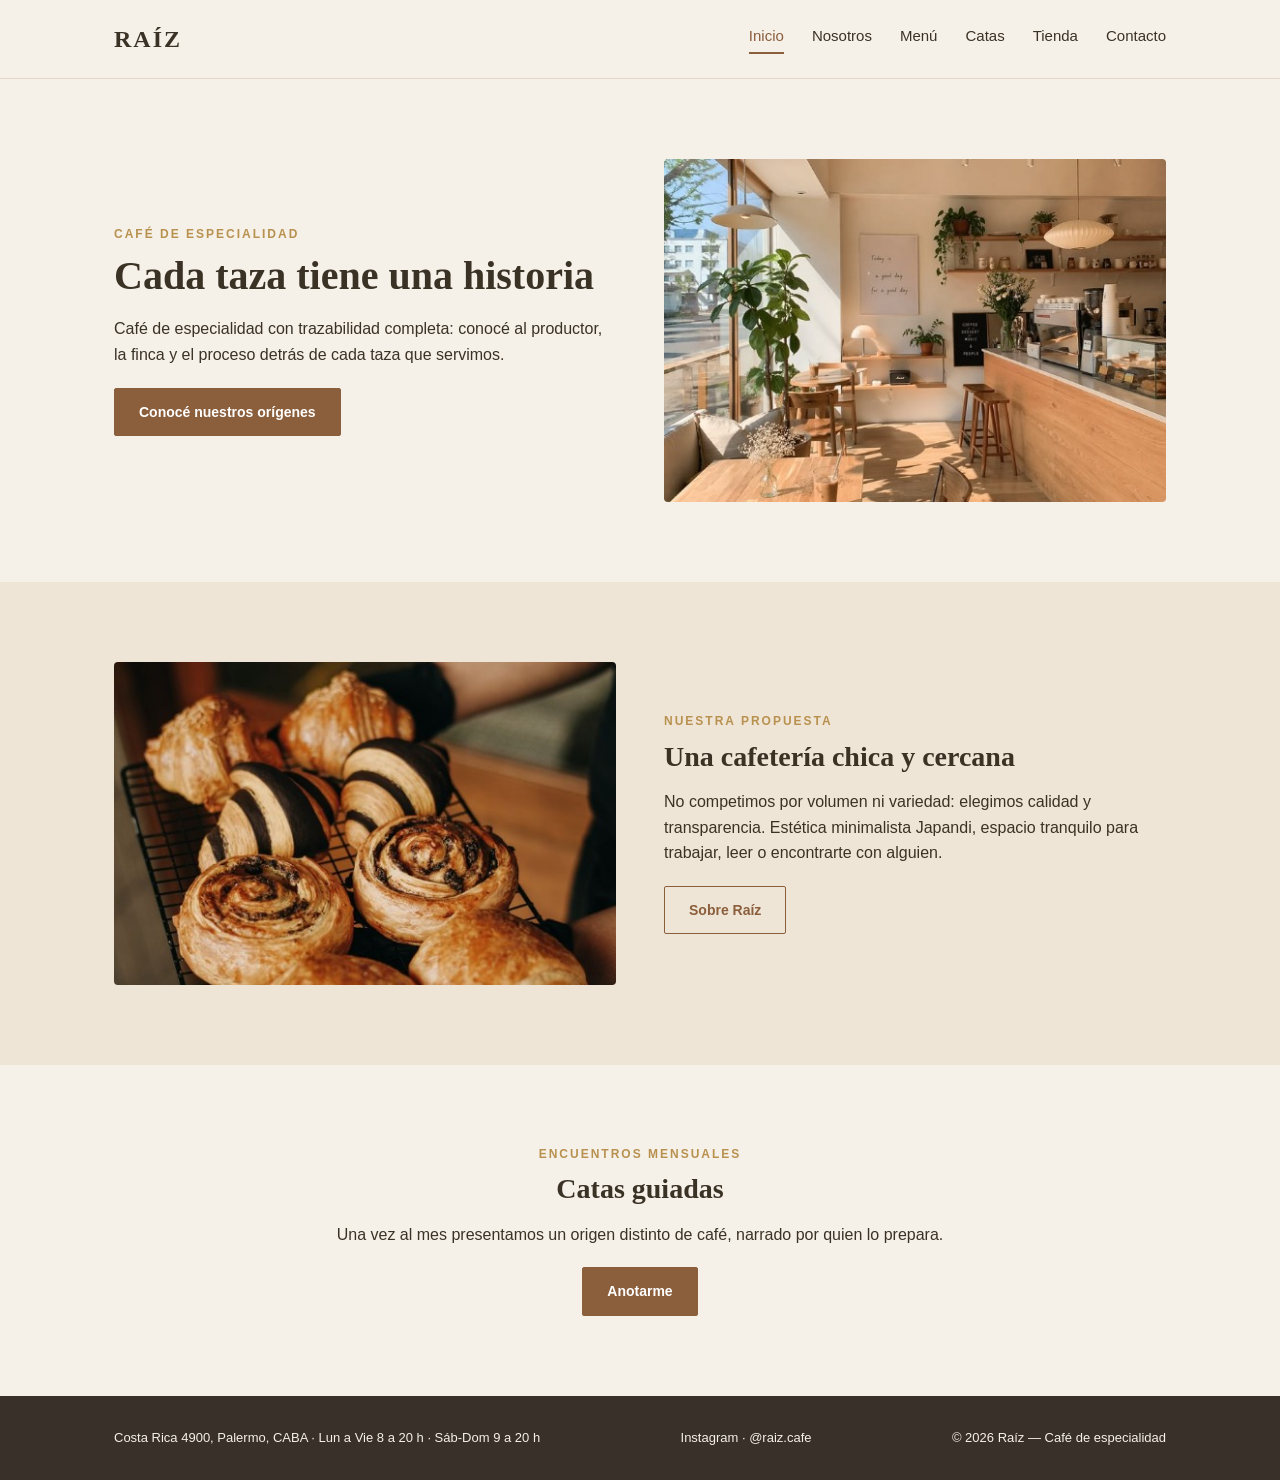
<file: Raiz-café/index.html>
<!DOCTYPE html>
<html lang="es">
<head>
  <meta charset="UTF-8">
  <meta name="viewport" content="width=device-width, initial-scale=1.0">
  <title>Raíz — Café de Especialidad</title>
  <link rel="stylesheet" href="css/estilos.css">
</head>
<body>

  <!-- ENCABEZADO -->
  <header class="encabezado">
    <a href="index.html" class="logo">RAÍZ</a>

    <input type="checkbox" id="menu-toggle" class="menu-toggle">
    <label for="menu-toggle" class="hamburguesa" aria-label="Abrir menú">
      <span></span>
      <span></span>
      <span></span>
    </label>

    <nav class="menu">
      <a href="index.html" class="activo">Inicio</a>
      <a href="nosotros.html">Nosotros</a>
      <a href="cafe.html">Menú</a>
      <a href="catas.html">Catas</a>
      <a href="tienda.html">Tienda</a>
      <a href="contacto.html">Contacto</a>
    </nav>
  </header>

  <main>

    <!-- SECCIÓN 1: PRINCIPAL -->
    <section class="seccion">
      <div class="contenedor dos-columnas">
        <div class="texto">
          <p class="etiqueta">Café de especialidad</p>
          <h1>Cada taza tiene una historia</h1>
          <p>Café de especialidad con trazabilidad completa: conocé al productor, la finca y el proceso detrás de cada taza que servimos.</p>
          <a href="cafe.html" class="boton">Conocé nuestros orígenes</a>
        </div>
        <img src="img/inicio-local.jpg" alt="Interior del local de Raíz con barra de madera y plantas">
      </div>
    </section>

    <!-- SECCIÓN 2: PROPUESTA -->
    <section class="seccion seccion-alterna">
      <div class="contenedor dos-columnas">
        <img src="img/inicio-pasteleria.jpg" alt="Pastelería de elaboración propia recién horneada">
        <div class="texto">
          <p class="etiqueta">Nuestra propuesta</p>
          <h2>Una cafetería chica y cercana</h2>
          <p>No competimos por volumen ni variedad: elegimos calidad y transparencia. Estética minimalista Japandi, espacio tranquilo para trabajar, leer o encontrarte con alguien.</p>
          <a href="nosotros.html" class="boton boton-borde">Sobre Raíz</a>
        </div>
      </div>
    </section>

    <!-- SECCIÓN 3: CATAS -->
    <section class="seccion centrado">
      <div class="contenedor">
        <p class="etiqueta">Encuentros mensuales</p>
        <h2>Catas guiadas</h2>
        <p>Una vez al mes presentamos un origen distinto de café, narrado por quien lo prepara.</p>
        <a href="catas.html" class="boton">Anotarme</a>
      </div>
    </section>

  </main>

  <!-- PIE DE PÁGINA -->
  <footer class="pie">
    <div class="contenedor pie-contenido">
      <p>Costa Rica 4900, Palermo, CABA · Lun a Vie 8 a 20 h · Sáb-Dom 9 a 20 h</p>
      <p>Instagram · @raiz.cafe</p>
      <p>© 2026 Raíz — Café de especialidad</p>
    </div>
  </footer>

</body>
</html>
</file>
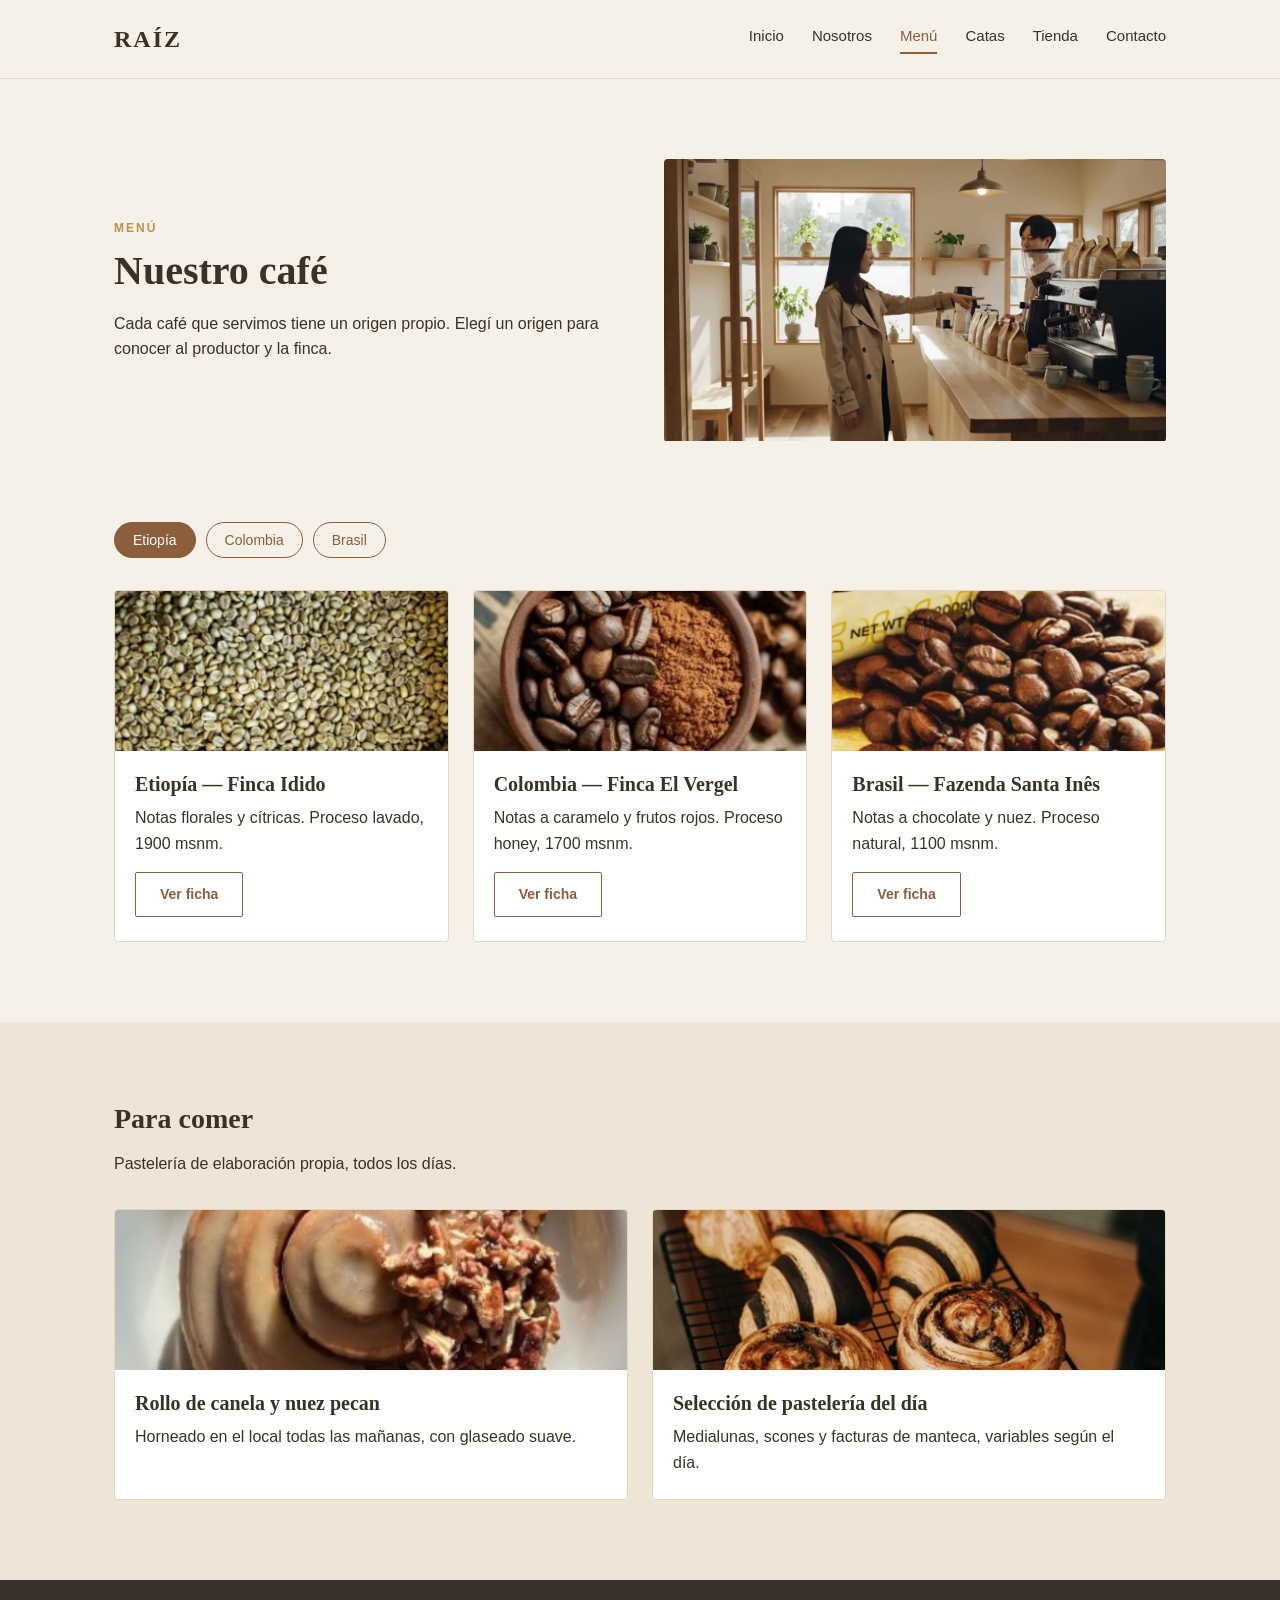
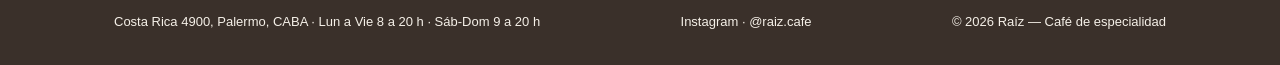
<file: Raiz-café/cafe.html>
<!DOCTYPE html>
<html lang="es">
<head>
  <meta charset="UTF-8">
  <meta name="viewport" content="width=device-width, initial-scale=1.0">
  <title>Menú — Raíz Café de Especialidad</title>
  <link rel="stylesheet" href="css/estilos.css">
</head>
<body>

  <!-- ENCABEZADO -->
  <header class="encabezado">
    <a href="index.html" class="logo">RAÍZ</a>

    <input type="checkbox" id="menu-toggle" class="menu-toggle">
    <label for="menu-toggle" class="hamburguesa" aria-label="Abrir menú">
      <span></span>
      <span></span>
      <span></span>
    </label>

    <nav class="menu">
      <a href="index.html">Inicio</a>
      <a href="nosotros.html">Nosotros</a>
      <a href="cafe.html" class="activo">Menú</a>
      <a href="catas.html">Catas</a>
      <a href="tienda.html">Tienda</a>
      <a href="contacto.html">Contacto</a>
    </nav>
  </header>

  <main>

    <!-- SECCIÓN 1: NUESTRO CAFÉ -->
    <section class="seccion">
      <div class="contenedor dos-columnas">
        <div class="texto">
          <p class="etiqueta">Menú</p>
          <h1>Nuestro café</h1>
          <p>Cada café que servimos tiene un origen propio. Elegí un origen para conocer al productor y la finca.</p>
        </div>
        <video class="video-foto video-ancho" autoplay muted loop playsinline poster="img/raiz-local.jpg" aria-label="Una clienta entra a Raíz, pide un café y lo recibe en el mostrador">
  <source src="video/raiz-local.mp4" type="video/mp4">
</video>
      </div>
    </section>

    <!-- SECCIÓN 2: ORÍGENES -->
    <section class="seccion seccion-sin-arriba">
      <div class="contenedor">

        <div class="filtros">
          <a href="#etiopia" class="filtro activo">Etiopía</a>
          <a href="#colombia" class="filtro">Colombia</a>
          <a href="#brasil" class="filtro">Brasil</a>
        </div>

        <div class="tarjetas">

          <article class="tarjeta" id="etiopia">
            <img src="img/menu-etiopia.jpg" alt="Granos de café verde de Etiopía">
            <div class="tarjeta-texto">
              <h3>Etiopía — Finca Idido</h3>
              <p>Notas florales y cítricas. Proceso lavado, 1900 msnm.</p>
              <a href="origen.html" class="boton boton-borde">Ver ficha</a>
            </div>
          </article>

          <article class="tarjeta" id="colombia">
            <img src="img/menu-colombia.jpg" alt="Granos y café molido de Colombia">
            <div class="tarjeta-texto">
              <h3>Colombia — Finca El Vergel</h3>
              <p>Notas a caramelo y frutos rojos. Proceso honey, 1700 msnm.</p>
              <a href="origen.html" class="boton boton-borde">Ver ficha</a>
            </div>
          </article>

          <article class="tarjeta" id="brasil">
            <img src="img/menu-brasil.jpg" alt="Granos de café tostado de Brasil">
            <div class="tarjeta-texto">
              <h3>Brasil — Fazenda Santa Inês</h3>
              <p>Notas a chocolate y nuez. Proceso natural, 1100 msnm.</p>
              <a href="origen.html" class="boton boton-borde">Ver ficha</a>
            </div>
          </article>

        </div>
      </div>
    </section>

    <!-- SECCIÓN 3: PARA COMER -->
    <section class="seccion seccion-alterna">
      <div class="contenedor">

        <div class="titulo-izquierda">
          <h2>Para comer</h2>
          <p>Pastelería de elaboración propia, todos los días.</p>
        </div>

        <div class="tarjetas tarjetas-dos">

          <article class="tarjeta">
            <img src="img/nosotros-comunidad.jpg" alt="Rollo de canela con nueces pecan">
            <div class="tarjeta-texto">
              <h3>Rollo de canela y nuez pecan</h3>
              <p>Horneado en el local todas las mañanas, con glaseado suave.</p>
            </div>
          </article>

          <article class="tarjeta">
            <img src="img/inicio-pasteleria.jpg" alt="Selección de pastelería del día">
            <div class="tarjeta-texto">
              <h3>Selección de pastelería del día</h3>
              <p>Medialunas, scones y facturas de manteca, variables según el día.</p>
            </div>
          </article>

        </div>
      </div>
    </section>

  </main>

  <!-- PIE DE PÁGINA -->
  <footer class="pie">
    <div class="contenedor pie-contenido">
      <p>Costa Rica 4900, Palermo, CABA · Lun a Vie 8 a 20 h · Sáb-Dom 9 a 20 h</p>
      <p>Instagram · @raiz.cafe</p>
      <p>© 2026 Raíz — Café de especialidad</p>
    </div>
  </footer>

</body>
</html>
</file>
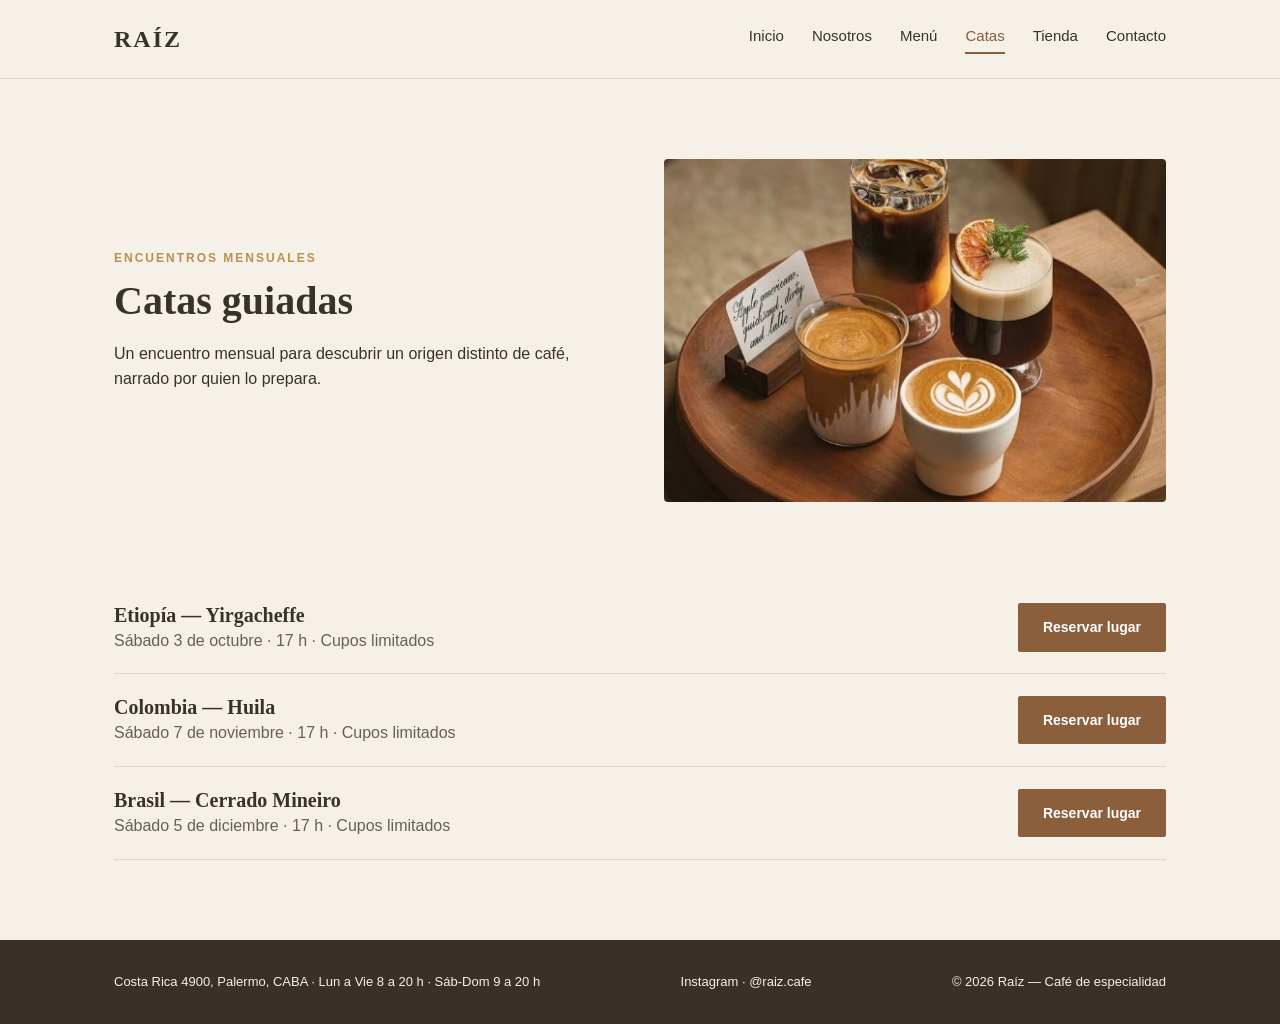
<file: Raiz-café/catas.html>
<!DOCTYPE html>
<html lang="es">
<head>
  <meta charset="UTF-8">
  <meta name="viewport" content="width=device-width, initial-scale=1.0">
  <title>Catas — Raíz Café de Especialidad</title>
  <link rel="stylesheet" href="css/estilos.css">
</head>
<body>

  <!-- ENCABEZADO -->
  <header class="encabezado">
    <a href="index.html" class="logo">RAÍZ</a>

    <input type="checkbox" id="menu-toggle" class="menu-toggle">
    <label for="menu-toggle" class="hamburguesa" aria-label="Abrir menú">
      <span></span>
      <span></span>
      <span></span>
    </label>

    <nav class="menu">
      <a href="index.html">Inicio</a>
      <a href="nosotros.html">Nosotros</a>
      <a href="cafe.html">Menú</a>
      <a href="catas.html" class="activo">Catas</a>
      <a href="tienda.html">Tienda</a>
      <a href="contacto.html">Contacto</a>
    </nav>
  </header>

  <main>

    <!-- SECCIÓN 1: CATAS GUIADAS -->
    <section class="seccion">
      <div class="contenedor dos-columnas">
        <div class="texto">
          <p class="etiqueta">Encuentros mensuales</p>
          <h1>Catas guiadas</h1>
          <p>Un encuentro mensual para descubrir un origen distinto de café, narrado por quien lo prepara.</p>
        </div>
        <img src="img/catas.jpg" alt="Bandeja de madera con distintas preparaciones de café">
      </div>
    </section>

    <!-- SECCIÓN 2: PRÓXIMAS CATAS -->
    <section class="seccion seccion-sin-arriba">
      <div class="contenedor">

        <div class="cata">
          <div>
            <h3>Etiopía — Yirgacheffe</h3>
            <p>Sábado 3 de octubre · 17 h · Cupos limitados</p>
          </div>
          <a href="contacto.html" class="boton">Reservar lugar</a>
        </div>

        <div class="cata">
          <div>
            <h3>Colombia — Huila</h3>
            <p>Sábado 7 de noviembre · 17 h · Cupos limitados</p>
          </div>
          <a href="contacto.html" class="boton">Reservar lugar</a>
        </div>

        <div class="cata">
          <div>
            <h3>Brasil — Cerrado Mineiro</h3>
            <p>Sábado 5 de diciembre · 17 h · Cupos limitados</p>
          </div>
          <a href="contacto.html" class="boton">Reservar lugar</a>
        </div>

      </div>
    </section>

  </main>

  <!-- PIE DE PÁGINA -->
  <footer class="pie">
    <div class="contenedor pie-contenido">
      <p>Costa Rica 4900, Palermo, CABA · Lun a Vie 8 a 20 h · Sáb-Dom 9 a 20 h</p>
      <p>Instagram · @raiz.cafe</p>
      <p>© 2026 Raíz — Café de especialidad</p>
    </div>
  </footer>

</body>
</html>
</file>
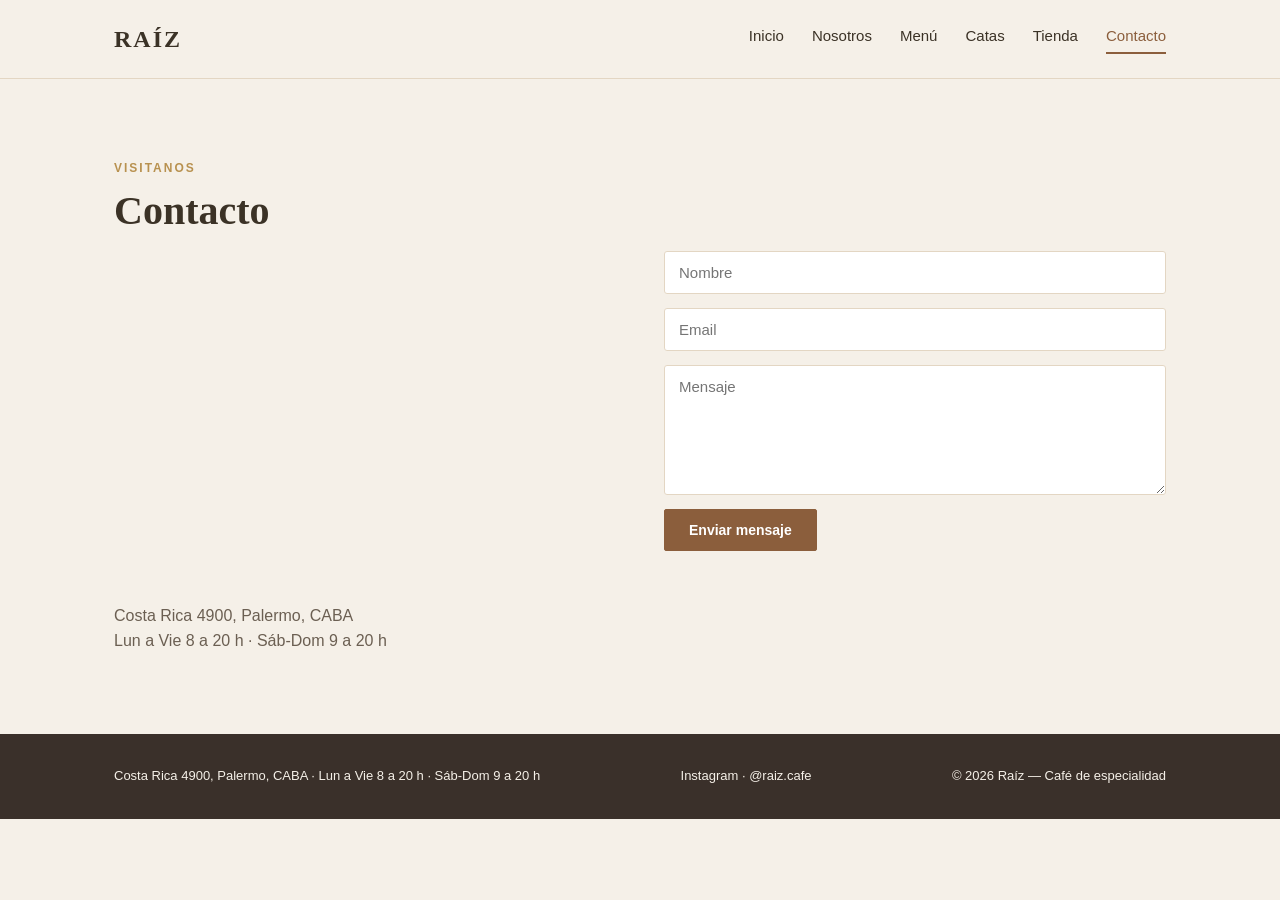
<file: Raiz-café/contacto.html>
<!DOCTYPE html>
<html lang="es">
<head>
  <meta charset="UTF-8">
  <meta name="viewport" content="width=device-width, initial-scale=1.0">
  <title>Contacto — Raíz Café de Especialidad</title>
  <link rel="stylesheet" href="css/estilos.css">
</head>
<body>

  <!-- ENCABEZADO -->
  <header class="encabezado">
    <a href="index.html" class="logo">RAÍZ</a>

    <input type="checkbox" id="menu-toggle" class="menu-toggle">
    <label for="menu-toggle" class="hamburguesa" aria-label="Abrir menú">
      <span></span>
      <span></span>
      <span></span>
    </label>

    <nav class="menu">
      <a href="index.html">Inicio</a>
      <a href="nosotros.html">Nosotros</a>
      <a href="cafe.html">Menú</a>
      <a href="catas.html">Catas</a>
      <a href="tienda.html">Tienda</a>
      <a href="contacto.html" class="activo">Contacto</a>
    </nav>
  </header>

  <main>

    <section class="seccion">
      <div class="contenedor">

        <p class="etiqueta">Visitanos</p>
        <h1>Contacto</h1>

        <div class="dos-columnas alinear-arriba">

          <!-- MAPA -->
          <div>
            <iframe
              class="mapa"
              src="https://maps.google.com/maps?q=Costa+Rica+4900,+Palermo,+Buenos+Aires&z=16&output=embed"
              title="Ubicación de Raíz en el mapa"
              loading="lazy">
            </iframe>
            <p class="direccion">
              Costa Rica 4900, Palermo, CABA<br>
              Lun a Vie 8 a 20 h · Sáb-Dom 9 a 20 h
            </p>
          </div>

          <!-- FORMULARIO -->
          <form class="formulario" action="#">
            <input type="text" name="nombre" placeholder="Nombre" aria-label="Nombre" required>
            <input type="email" name="email" placeholder="Email" aria-label="Email" required>
            <textarea name="mensaje" placeholder="Mensaje" aria-label="Mensaje" required></textarea>
            <button type="submit" class="boton">Enviar mensaje</button>
          </form>

        </div>
      </div>
    </section>

  </main>

  <!-- PIE DE PÁGINA -->
  <footer class="pie">
    <div class="contenedor pie-contenido">
      <p>Costa Rica 4900, Palermo, CABA · Lun a Vie 8 a 20 h · Sáb-Dom 9 a 20 h</p>
      <p>Instagram · @raiz.cafe</p>
      <p>© 2026 Raíz — Café de especialidad</p>
    </div>
  </footer>

</body>
</html>
</file>
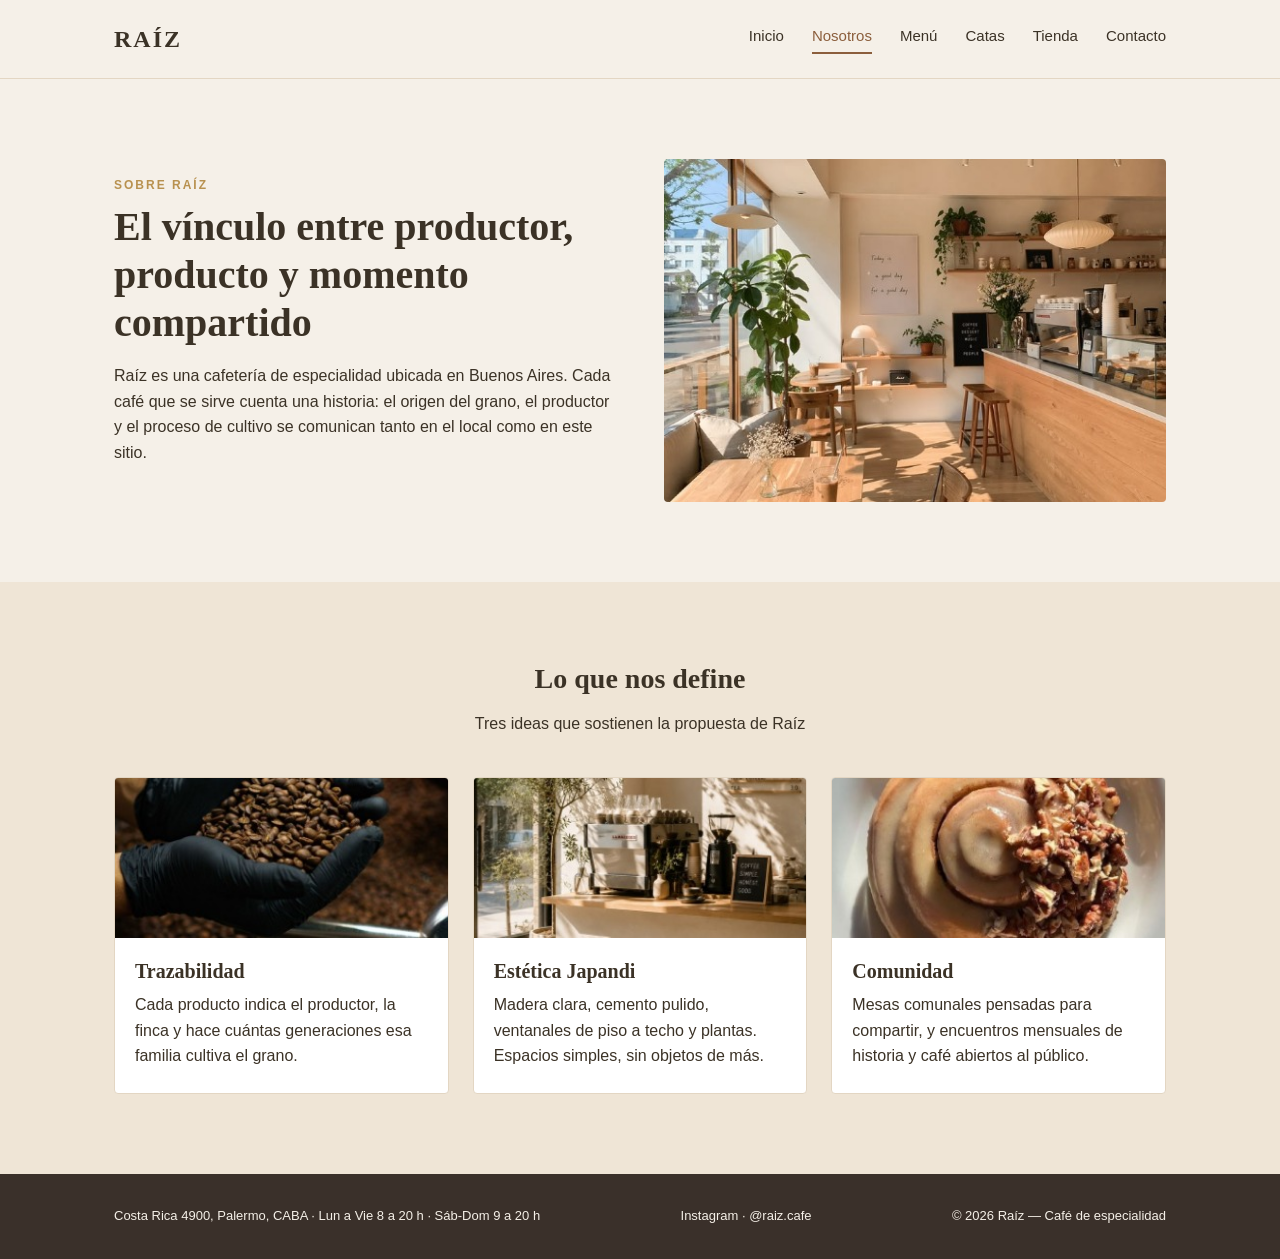
<file: Raiz-café/nosotros.html>
<!DOCTYPE html>
<html lang="es">
<head>
  <meta charset="UTF-8">
  <meta name="viewport" content="width=device-width, initial-scale=1.0">
  <title>Nosotros — Raíz Café de Especialidad</title>
  <link rel="stylesheet" href="css/estilos.css">
</head>
<body>

  <!-- ENCABEZADO -->
  <header class="encabezado">
    <a href="index.html" class="logo">RAÍZ</a>

    <input type="checkbox" id="menu-toggle" class="menu-toggle">
    <label for="menu-toggle" class="hamburguesa" aria-label="Abrir menú">
      <span></span>
      <span></span>
      <span></span>
    </label>

    <nav class="menu">
      <a href="index.html">Inicio</a>
      <a href="nosotros.html" class="activo">Nosotros</a>
      <a href="cafe.html">Menú</a>
      <a href="catas.html">Catas</a>
      <a href="tienda.html">Tienda</a>
      <a href="contacto.html">Contacto</a>
    </nav>
  </header>

  <main>

    <!-- SECCIÓN 1: SOBRE RAÍZ -->
    <section class="seccion">
      <div class="contenedor dos-columnas">
        <div class="texto">
          <p class="etiqueta">Sobre Raíz</p>
          <h1>El vínculo entre productor, producto y momento compartido</h1>
          <p>Raíz es una cafetería de especialidad ubicada en Buenos Aires. Cada café que se sirve cuenta una historia: el origen del grano, el productor y el proceso de cultivo se comunican tanto en el local como en este sitio.</p>
        </div>
        <img src="img/inicio-local.jpg" alt="Interior del local de Raíz con barra de madera y plantas">
      </div>
    </section>

    <!-- SECCIÓN 2: LO QUE NOS DEFINE -->
    <section class="seccion seccion-alterna">
      <div class="contenedor">

        <div class="titulo-seccion">
          <h2>Lo que nos define</h2>
          <p>Tres ideas que sostienen la propuesta de Raíz</p>
        </div>

        <div class="tarjetas">

          <article class="tarjeta">
            <img src="img/nosotros-trazabilidad.jpg" alt="Manos sosteniendo granos de café tostado">
            <div class="tarjeta-texto">
              <h3>Trazabilidad</h3>
              <p>Cada producto indica el productor, la finca y hace cuántas generaciones esa familia cultiva el grano.</p>
            </div>
          </article>

          <article class="tarjeta">
            <img src="img/nosotros-japandi.jpg" alt="Barra de café con máquina de espresso y madera clara">
            <div class="tarjeta-texto">
              <h3>Estética Japandi</h3>
              <p>Madera clara, cemento pulido, ventanales de piso a techo y plantas. Espacios simples, sin objetos de más.</p>
            </div>
          </article>

          <article class="tarjeta">
            <img src="img/nosotros-comunidad.jpg" alt="Rollo de canela con nueces pecan">
            <div class="tarjeta-texto">
              <h3>Comunidad</h3>
              <p>Mesas comunales pensadas para compartir, y encuentros mensuales de historia y café abiertos al público.</p>
            </div>
          </article>

        </div>
      </div>
    </section>

  </main>

  <!-- PIE DE PÁGINA -->
  <footer class="pie">
    <div class="contenedor pie-contenido">
      <p>Costa Rica 4900, Palermo, CABA · Lun a Vie 8 a 20 h · Sáb-Dom 9 a 20 h</p>
      <p>Instagram · @raiz.cafe</p>
      <p>© 2026 Raíz — Café de especialidad</p>
    </div>
  </footer>

</body>
</html>
</file>
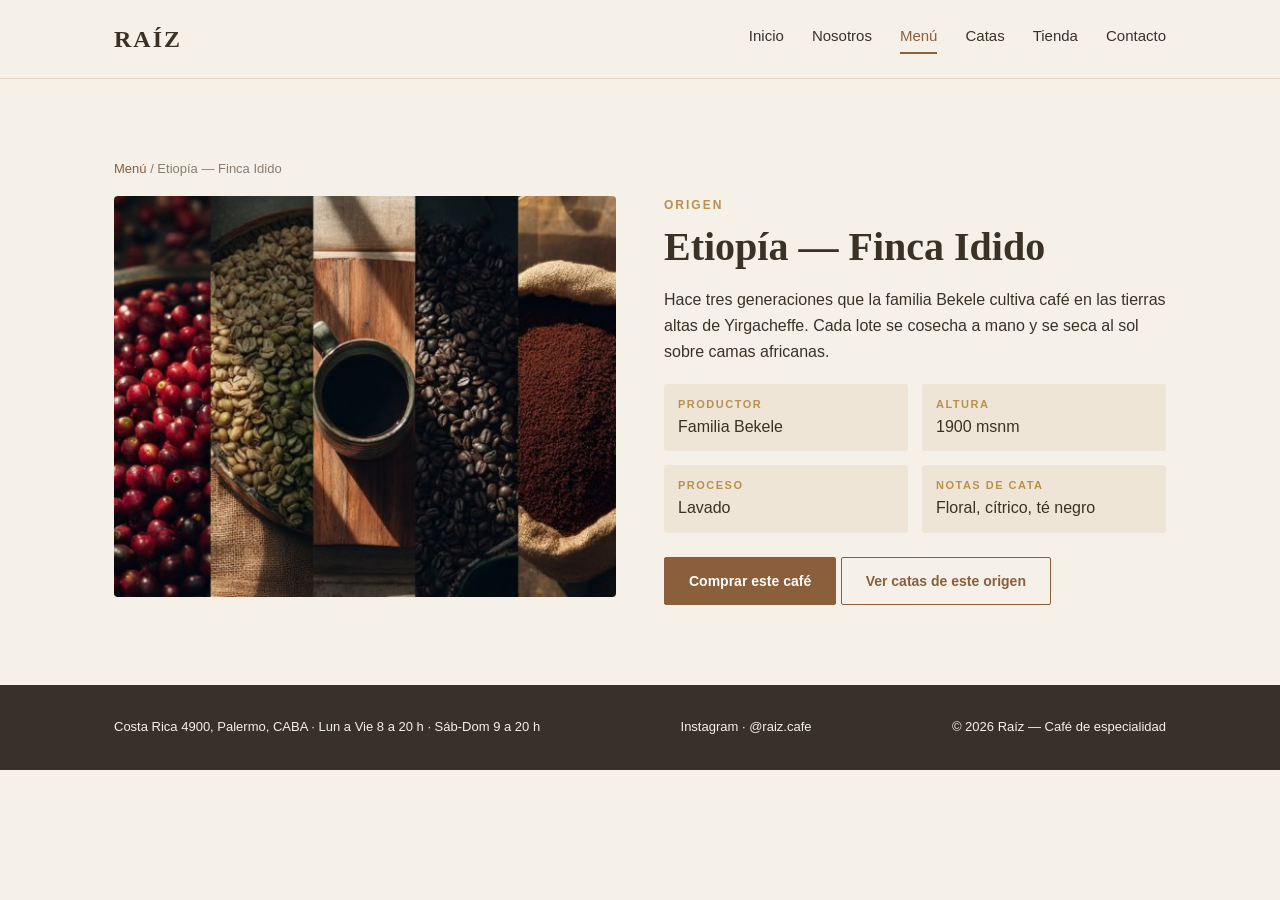
<file: Raiz-café/origen.html>
<!DOCTYPE html>
<html lang="es">
<head>
  <meta charset="UTF-8">
  <meta name="viewport" content="width=device-width, initial-scale=1.0">
  <title>Etiopía, Finca Idido — Raíz Café de Especialidad</title>
  <link rel="stylesheet" href="css/estilos.css">
</head>
<body>

  <!-- ENCABEZADO -->
  <header class="encabezado">
    <a href="index.html" class="logo">RAÍZ</a>

    <input type="checkbox" id="menu-toggle" class="menu-toggle">
    <label for="menu-toggle" class="hamburguesa" aria-label="Abrir menú">
      <span></span>
      <span></span>
      <span></span>
    </label>

    <nav class="menu">
      <a href="index.html">Inicio</a>
      <a href="nosotros.html">Nosotros</a>
      <a href="cafe.html" class="activo">Menú</a>
      <a href="catas.html">Catas</a>
      <a href="tienda.html">Tienda</a>
      <a href="contacto.html">Contacto</a>
    </nav>
  </header>

  <main>

    <!-- FICHA DE ORIGEN -->
    <section class="seccion">
      <div class="contenedor">

        <!-- Migas de pan: te dicen dónde estás -->
        <p class="migas">
          <a href="cafe.html">Menú</a> / Etiopía — Finca Idido
        </p>

        <div class="dos-columnas alinear-arriba">

          <img src="img/origen-etiopia.jpg" alt="Del fruto al grano: cerezas de café, grano verde, tostado y molido">

          <div class="texto">
            <p class="etiqueta">Origen</p>
            <h1>Etiopía — Finca Idido</h1>
            <p>Hace tres generaciones que la familia Bekele cultiva café en las tierras altas de Yirgacheffe. Cada lote se cosecha a mano y se seca al sol sobre camas africanas.</p>

            <div class="datos">
              <div class="dato">
                <span>Productor</span>
                Familia Bekele
              </div>
              <div class="dato">
                <span>Altura</span>
                1900 msnm
              </div>
              <div class="dato">
                <span>Proceso</span>
                Lavado
              </div>
              <div class="dato">
                <span>Notas de cata</span>
                Floral, cítrico, té negro
              </div>
            </div>

            <a href="tienda.html#etiopia" class="boton">Comprar este café</a>
            <a href="catas.html" class="boton boton-borde">Ver catas de este origen</a>
          </div>

        </div>
      </div>
    </section>

  </main>

  <!-- PIE DE PÁGINA -->
  <footer class="pie">
    <div class="contenedor pie-contenido">
      <p>Costa Rica 4900, Palermo, CABA · Lun a Vie 8 a 20 h · Sáb-Dom 9 a 20 h</p>
      <p>Instagram · @raiz.cafe</p>
      <p>© 2026 Raíz — Café de especialidad</p>
    </div>
  </footer>

</body>
</html>
</file>
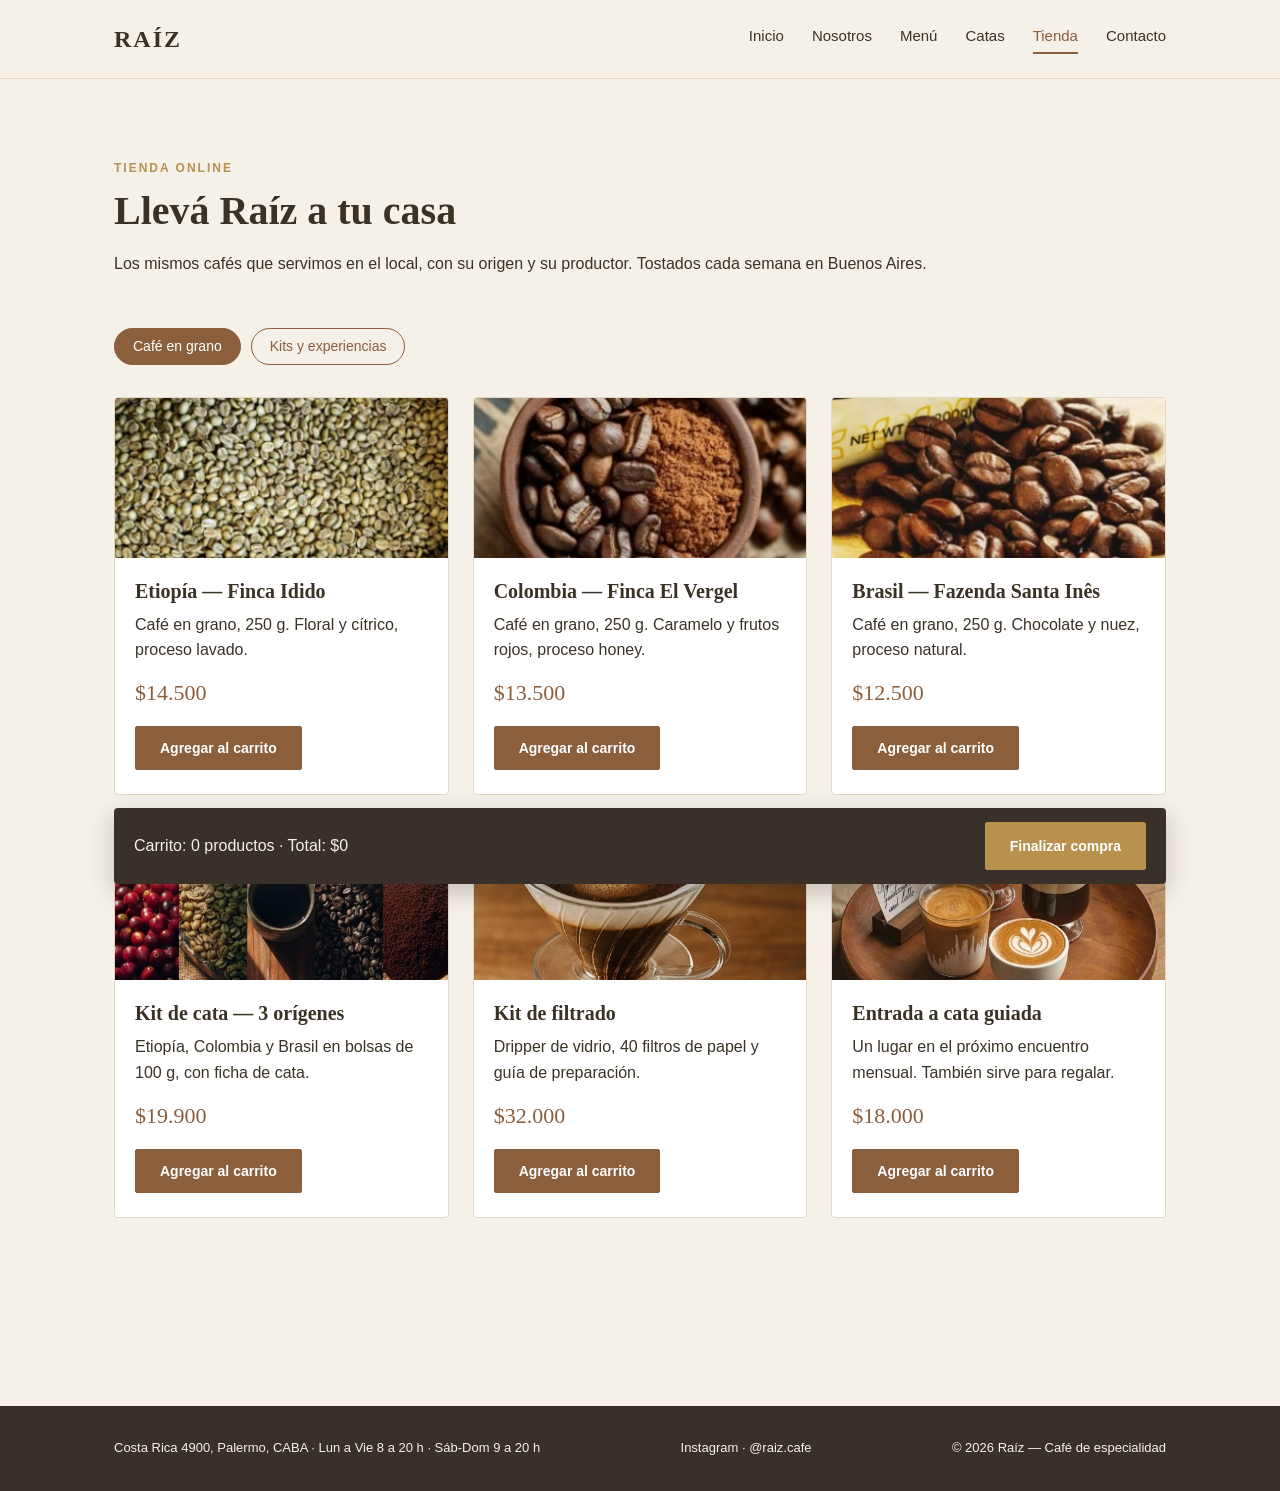
<file: Raiz-café/tienda.html>
<!DOCTYPE html>
<html lang="es">
<head>
  <meta charset="UTF-8">
  <meta name="viewport" content="width=device-width, initial-scale=1.0">
  <title>Tienda — Raíz Café de Especialidad</title>
  <link rel="stylesheet" href="css/estilos.css">
</head>
<body>

  <!-- ENCABEZADO -->
  <header class="encabezado">
    <a href="index.html" class="logo">RAÍZ</a>

    <input type="checkbox" id="menu-toggle" class="menu-toggle">
    <label for="menu-toggle" class="hamburguesa" aria-label="Abrir menú">
      <span></span>
      <span></span>
      <span></span>
    </label>

    <nav class="menu">
      <a href="index.html">Inicio</a>
      <a href="nosotros.html">Nosotros</a>
      <a href="cafe.html">Menú</a>
      <a href="catas.html">Catas</a>
      <a href="tienda.html" class="activo">Tienda</a>
      <a href="contacto.html">Contacto</a>
    </nav>
  </header>

  <main>

    <!-- SECCIÓN 1: PRESENTACIÓN DE LA TIENDA -->
    <section class="seccion seccion-intro">
      <div class="contenedor">
        <p class="etiqueta">Tienda online</p>
        <h1>Llevá Raíz a tu casa</h1>
        <p>Los mismos cafés que servimos en el local, con su origen y su productor. Tostados cada semana en Buenos Aires.</p>
      </div>
    </section>

    <!-- SECCIÓN 2: PRODUCTOS + CARRITO -->
    <!-- El carrito funciona solo con HTML y CSS: cada botón es un checkbox
         y un contador de CSS suma los productos marcados y sus precios. -->
    <section class="seccion seccion-sin-arriba tienda">
      <div class="contenedor">

        <div class="filtros">
          <a href="#cafes" class="filtro activo">Café en grano</a>
          <a href="#accesorios" class="filtro">Kits y experiencias</a>
        </div>

        <div class="tarjetas" id="cafes">

          <article class="tarjeta producto" id="etiopia">
            <img src="img/menu-etiopia.jpg" alt="Granos de café de Etiopía">
            <div class="tarjeta-texto">
              <h3>Etiopía — Finca Idido</h3>
              <p>Café en grano, 250 g. Floral y cítrico, proceso lavado.</p>
              <p class="precio">$14.500</p>
              <input type="checkbox" id="p1" class="agregar" style="--precio: 14500">
              <label for="p1" class="boton boton-carrito"></label>
            </div>
          </article>

          <article class="tarjeta producto" id="colombia">
            <img src="img/menu-colombia.jpg" alt="Granos y café molido de Colombia">
            <div class="tarjeta-texto">
              <h3>Colombia — Finca El Vergel</h3>
              <p>Café en grano, 250 g. Caramelo y frutos rojos, proceso honey.</p>
              <p class="precio">$13.500</p>
              <input type="checkbox" id="p2" class="agregar" style="--precio: 13500">
              <label for="p2" class="boton boton-carrito"></label>
            </div>
          </article>

          <article class="tarjeta producto" id="brasil">
            <img src="img/menu-brasil.jpg" alt="Granos de café tostado de Brasil">
            <div class="tarjeta-texto">
              <h3>Brasil — Fazenda Santa Inês</h3>
              <p>Café en grano, 250 g. Chocolate y nuez, proceso natural.</p>
              <p class="precio">$12.500</p>
              <input type="checkbox" id="p3" class="agregar" style="--precio: 12500">
              <label for="p3" class="boton boton-carrito"></label>
            </div>
          </article>

        </div>

        <div class="tarjetas" id="accesorios">

          <article class="tarjeta producto">
            <img src="img/origen-etiopia.jpg" alt="Del fruto al grano: cerezas, grano verde, tostado y molido">
            <div class="tarjeta-texto">
              <h3>Kit de cata — 3 orígenes</h3>
              <p>Etiopía, Colombia y Brasil en bolsas de 100 g, con ficha de cata.</p>
              <p class="precio">$19.900</p>
              <input type="checkbox" id="p4" class="agregar" style="--precio: 19900">
              <label for="p4" class="boton boton-carrito"></label>
            </div>
          </article>

          <article class="tarjeta producto">
            <img src="img/menu-cafe.jpg" alt="Café filtrado en un dripper de vidrio">
            <div class="tarjeta-texto">
              <h3>Kit de filtrado</h3>
              <p>Dripper de vidrio, 40 filtros de papel y guía de preparación.</p>
              <p class="precio">$32.000</p>
              <input type="checkbox" id="p5" class="agregar" style="--precio: 32000">
              <label for="p5" class="boton boton-carrito"></label>
            </div>
          </article>

          <article class="tarjeta producto">
            <img src="img/catas.jpg" alt="Cafés servidos en una mesa de madera durante una cata">
            <div class="tarjeta-texto">
              <h3>Entrada a cata guiada</h3>
              <p>Un lugar en el próximo encuentro mensual. También sirve para regalar.</p>
              <p class="precio">$18.000</p>
              <input type="checkbox" id="p6" class="agregar" style="--precio: 18000">
              <label for="p6" class="boton boton-carrito"></label>
            </div>
          </article>

        </div>

        <!-- BARRA DEL CARRITO (cuenta productos y suma el total) -->
        <div class="carrito">
          <p>Carrito: <span class="carrito-cantidad"></span> · Total: <span class="carrito-total"></span></p>
          <a href="#compra" class="boton">Finalizar compra</a>
        </div>

        <!-- MENSAJE DE COMPRA (aparece al tocar "Finalizar compra").
             Está dentro de la tienda para poder mostrar la cantidad y el total. -->
        <div class="aviso-compra" id="compra">
          <div class="aviso-caja">
            <p class="etiqueta">Pedido confirmado</p>
            <h2>¡Gracias por tu compra!</h2>
            <p class="aviso-resumen"><span class="carrito-cantidad"></span> · Total: <span class="carrito-total"></span></p>
            <p>Te enviamos el detalle del pedido por email. Podés retirarlo en el local de Costa Rica 4900 o recibirlo en tu casa en 48 horas.</p>
            <a href="tienda.html" class="boton">Seguir comprando</a>
          </div>
        </div>

      </div>
    </section>

  </main>

  <!-- PIE DE PÁGINA -->
  <footer class="pie">
    <div class="contenedor pie-contenido">
      <p>Costa Rica 4900, Palermo, CABA · Lun a Vie 8 a 20 h · Sáb-Dom 9 a 20 h</p>
      <p>Instagram · @raiz.cafe</p>
      <p>© 2026 Raíz — Café de especialidad</p>
    </div>
  </footer>

</body>
</html>
</file>
<file: Raiz-café/css/estilos.css>
/* ===== COLORES Y TIPOGRAFÍAS DE RAÍZ ===== */
:root {
  --crema: #f5f0e8;
  --crema-oscuro: #efe5d6;
  --marron: #8b5e3c;
  --dorado: #b8914f;
  --texto: #3b3226;
  --pie: #3a302a;
  --linea: #e3d6c3;
  --serif: Georgia, "Times New Roman", serif;
  --sans: Arial, Helvetica, sans-serif;
}

/* ===== BASE ===== */
* {
  box-sizing: border-box;
}

body {
  margin: 0;
  font-family: var(--sans);
  background-color: var(--crema);
  color: var(--texto);
  line-height: 1.6;
}

img {
  max-width: 100%;
  display: block;
  border-radius: 4px;
}

h1, h2 {
  font-family: var(--serif);
  line-height: 1.2;
  margin: 0 0 16px;
}

h1 { font-size: 40px; }
h2 { font-size: 28px; }

p {
  margin: 0 0 20px;
}

.contenedor {
  max-width: 1100px;
  margin: 0 auto;
  padding: 0 24px;
}

/* ===== ENCABEZADO Y MENÚ ===== */
.encabezado {
  display: flex;
  justify-content: space-between;
  align-items: center;
  padding: 20px max(40px, calc((100% - 1100px) / 2 + 24px));
  border-bottom: 1px solid var(--linea);
  position: relative;
}

.logo {
  font-family: var(--serif);
  font-size: 24px;
  font-weight: bold;
  letter-spacing: 2px;
  color: var(--texto);
  text-decoration: none;
}

.menu {
  display: flex;
  gap: 28px;
}

.menu a {
  color: var(--texto);
  text-decoration: none;
  font-size: 15px;
  padding-bottom: 4px;
  border-bottom: 2px solid transparent;
}

.menu a:hover,
.menu a.activo {
  color: var(--marron);
  border-bottom-color: var(--marron);
}

/* La hamburguesa está escondida en computadora */
.menu-toggle,
.hamburguesa {
  display: none;
}

/* ===== SECCIONES ===== */
.seccion {
  padding: 80px 0;
}

.seccion-alterna {
  background-color: var(--crema-oscuro);
}

.seccion-sin-arriba {
  padding-top: 0;
}

.centrado {
  text-align: center;
}

.dos-columnas {
  display: grid;
  grid-template-columns: 1fr 1fr;
  gap: 48px;
  align-items: center;
}

.etiqueta {
  font-size: 12px;
  font-weight: bold;
  letter-spacing: 2px;
  text-transform: uppercase;
  color: var(--dorado);
  margin-bottom: 8px;
}

/* Títulos de sección */
.titulo-seccion {
  text-align: center;
  margin-bottom: 40px;
}

.titulo-seccion p {
  margin: 0;
}

.titulo-izquierda {
  margin-bottom: 32px;
}

.titulo-izquierda p {
  margin: 0;
}

/* ===== BOTONES ===== */
.boton {
  display: inline-block;
  background-color: var(--marron);
  color: #ffffff;
  padding: 12px 24px;
  border: 1px solid var(--marron);
  border-radius: 2px;
  text-decoration: none;
  font-weight: bold;
  font-size: 14px;
  transition: 0.3s;
}

.boton:hover {
  background-color: var(--texto);
  border-color: var(--texto);
}

.boton-borde {
  background-color: transparent;
  color: var(--marron);
}

.boton-borde:hover {
  background-color: var(--marron);
  border-color: var(--marron);
  color: #ffffff;
}

/* ===== BOTONES DE ORÍGENES (pastillas) ===== */
.filtros {
  display: flex;
  gap: 10px;
  margin-bottom: 32px;
  flex-wrap: wrap;
}

.filtro {
  padding: 6px 18px;
  border: 1px solid var(--marron);
  border-radius: 20px;
  color: var(--marron);
  text-decoration: none;
  font-size: 14px;
  transition: 0.3s;
}

.filtro:hover,
.filtro.activo {
  background-color: var(--marron);
  color: #ffffff;
}

/* ===== TARJETAS ===== */
.tarjetas {
  display: grid;
  grid-template-columns: repeat(3, 1fr);
  gap: 24px;
}

.tarjetas-dos {
  grid-template-columns: repeat(2, 1fr);
}

.tarjeta {
  background-color: #ffffff;
  border: 1px solid var(--linea);
  border-radius: 4px;
  overflow: hidden;
}

.tarjeta img {
  width: 100%;
  height: 160px;
  object-fit: cover;
  border-radius: 0;
}

.tarjeta-texto {
  padding: 20px 20px 24px;
}

.tarjeta h3 {
  font-family: var(--serif);
  font-size: 20px;
  line-height: 1.3;
  margin: 0 0 8px;
}

.tarjeta p {
  margin: 0;
}

.tarjeta .boton {
  margin-top: 16px;
  padding: 10px 24px;
}

/* ===== PIE DE PÁGINA ===== */
.pie {
  background-color: var(--pie);
  color: var(--crema);
  padding: 32px 0;
  font-size: 13px;
}

.pie-contenido {
  display: flex;
  justify-content: space-between;
  gap: 16px;
}

.pie p {
  margin: 0;
}

/* ===== VERSIÓN MOBILE (pantallas chicas) ===== */
@media (max-width: 768px) {

  .encabezado {
    padding: 16px 24px;
  }

  /* Aparece la hamburguesa */
  .hamburguesa {
    display: flex;
    flex-direction: column;
    gap: 5px;
    cursor: pointer;
  }

  .hamburguesa span {
    width: 26px;
    height: 2px;
    background-color: var(--texto);
  }

  /* El menú se esconde y se despliega hacia abajo */
  .menu {
    display: none;
    position: absolute;
    top: 100%;
    left: 0;
    right: 0;
    flex-direction: column;
    gap: 0;
    background-color: var(--crema);
    border-bottom: 1px solid var(--linea);
    padding: 8px 24px;
    z-index: 10;
  }

  .menu a,
  .menu a:hover,
  .menu a.activo {
    padding: 12px 0;
    border-bottom: 1px solid var(--linea);
  }

  .menu a:last-child {
    border-bottom: none;
  }

  /* Al tocar la hamburguesa, se muestra el menú */
  .menu-toggle:checked ~ .menu {
    display: flex;
  }

  .seccion {
    padding: 48px 0;
  }

  .seccion-sin-arriba {
    padding-top: 0;
  }

  .dos-columnas {
    grid-template-columns: 1fr;
    gap: 32px;
  }

  .tarjetas,
  .tarjetas-dos {
    grid-template-columns: 1fr;
  }

  h1 { font-size: 30px; }
  h2 { font-size: 24px; }

  .pie-contenido {
    flex-direction: column;
    text-align: center;
  }
}
/* ===== FICHA DE ORIGEN ===== */
.migas {
  font-size: 13px;
  color: #8a7d6e;
  margin-bottom: 16px;
}

.migas a {
  color: var(--marron);
  text-decoration: none;
}

.alinear-arriba {
  align-items: start;
}

.datos {
  display: grid;
  grid-template-columns: 1fr 1fr;
  gap: 14px;
  margin-bottom: 24px;
}

.dato {
  background-color: var(--crema-oscuro);
  padding: 12px 14px;
  border-radius: 3px;
}

.dato span {
  display: block;
  font-size: 11px;
  font-weight: bold;
  letter-spacing: 1.5px;
  text-transform: uppercase;
  color: var(--dorado);
}
/* ===== LISTA DE CATAS ===== */
.cata {
  display: flex;
  justify-content: space-between;
  align-items: center;
  gap: 24px;
  padding: 20px 0;
  border-bottom: 1px solid var(--linea);
}

.cata h3 {
  font-family: var(--serif);
  font-size: 20px;
  line-height: 1.3;
  margin: 0;
}

.cata p {
  margin: 0;
  color: #6b5f52;
}

.cata .boton {
  flex-shrink: 0;
}
/* ===== CONTACTO: MAPA Y FORMULARIO ===== */
.mapa {
  width: 100%;
  height: 340px;
  border: 0;
  border-radius: 4px;
  display: block;
}

.direccion {
  margin: 12px 0 0;
  color: #6b5f52;
}

.formulario {
  display: flex;
  flex-direction: column;
  gap: 14px;
}

.formulario input,
.formulario textarea {
  width: 100%;
  padding: 12px 14px;
  border: 1px solid var(--linea);
  border-radius: 3px;
  background-color: #ffffff;
  font-family: var(--sans);
  font-size: 15px;
  color: var(--texto);
}

.formulario textarea {
  min-height: 130px;
  resize: vertical;
}

.formulario input:focus,
.formulario textarea:focus {
  outline: none;
  border-color: var(--marron);
}

.formulario .boton {
  align-self: flex-start;
  cursor: pointer;
}
/* ===== VIDEO EN LUGAR DE FOTO ===== */
.video-foto {
  width: 100%;
  aspect-ratio: 1 / 1;
  object-fit: cover;
  border-radius: 4px;
  display: block;
}

/* Video horizontal (16:9) para que no se corten las personas */
.video-ancho {
  aspect-ratio: 16 / 9;
}

/* ===== DETALLES DE MOVIMIENTO ===== */
/* Los enlaces internos (#etiopia, #compra) bajan suavemente */
html {
  scroll-behavior: smooth;
}

/* Las tarjetas se elevan un poco al pasar el mouse */
.tarjeta {
  transition: transform 0.3s, box-shadow 0.3s;
}

.tarjeta:hover {
  transform: translateY(-4px);
  box-shadow: 0 10px 24px rgba(59, 50, 38, 0.12);
}

.tarjeta img {
  transition: transform 0.5s;
}

.tarjeta:hover img {
  transform: scale(1.05);
}

/* Que el título no quede tapado al saltar a una tarjeta */
.tarjeta,
.tarjetas {
  scroll-margin-top: 24px;
}

/* ===== TIENDA ONLINE ===== */
.tienda {
  counter-reset: cantidad total;
}

.tienda .tarjetas + .tarjetas {
  margin-top: 24px;
}

.producto {
  position: relative;
}

.precio {
  font-family: var(--serif);
  font-size: 22px;
  color: var(--marron);
  margin-top: 12px !important;
}

/* El checkbox no se ve: se usa el botón (label) para marcarlo */
.agregar {
  position: absolute;
  opacity: 0;
  pointer-events: none;
}

/* Cada producto marcado suma 1 a la cantidad y su precio al total */
.agregar:checked {
  counter-increment: cantidad 1 total var(--precio);
}

.boton-carrito {
  cursor: pointer;
}

.boton-carrito::before {
  content: "Agregar al carrito";
}

/* Producto agregado: el botón cambia de texto y la tarjeta se marca */
.agregar:checked + .boton-carrito {
  background-color: var(--texto);
  border-color: var(--texto);
}

.agregar:checked + .boton-carrito::before {
  content: "Agregado ✓";
}

.producto:has(.agregar:checked) {
  border-color: var(--marron);
}

/* Barra del carrito: queda fija abajo mientras se recorre la tienda */
.carrito {
  position: sticky;
  bottom: 16px;
  margin-top: 32px;
  display: flex;
  justify-content: space-between;
  align-items: center;
  gap: 16px;
  background-color: var(--pie);
  color: var(--crema);
  padding: 14px 20px;
  border-radius: 4px;
  box-shadow: 0 8px 24px rgba(59, 50, 38, 0.25);
}

.carrito p {
  margin: 0;
}

.carrito-cantidad::after {
  content: counter(cantidad) " productos";
}

.carrito-total::after {
  content: "$" counter(total);
}

.carrito .boton {
  background-color: var(--dorado);
  border-color: var(--dorado);
}

/* Mensaje de compra: aparece solo cuando la dirección termina en #compra */
.aviso-compra {
  display: none;
  position: fixed;
  inset: 0;
  background-color: rgba(58, 48, 42, 0.6);
  z-index: 20;
  align-items: center;
  justify-content: center;
  padding: 24px;
}

.aviso-compra:target {
  display: flex;
}

.aviso-caja {
  background-color: var(--crema);
  padding: 40px;
  border-radius: 4px;
  max-width: 440px;
  text-align: center;
}

@media (max-width: 768px) {
  .carrito {
    flex-direction: column;
    text-align: center;
  }
}

/* Menos espacio entre la presentación y los productos */
.seccion-intro {
  padding-bottom: 32px;
}

.aviso-resumen {
  font-family: var(--serif);
  font-size: 20px;
  color: var(--marron);
}
</file>
